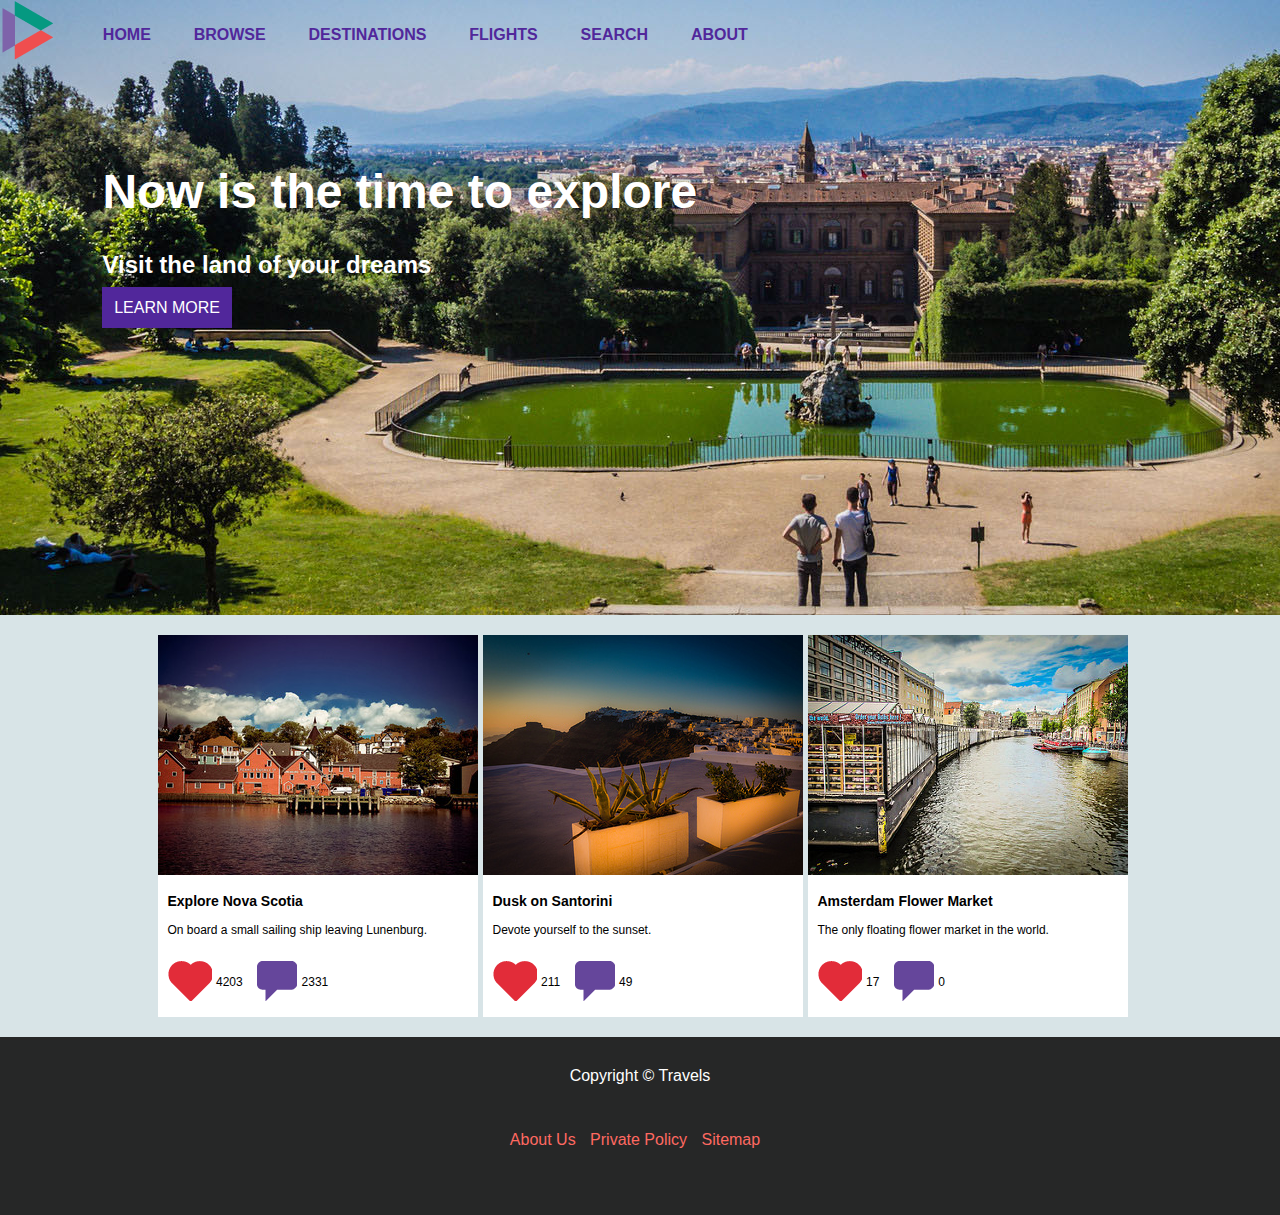
<file: index.html>
<!DOCTYPE html>
<html lang="en">

<head>
   <meta charset="utf-8">
   <title>Assignment 1</title>

   <link href="styles.css" rel="stylesheet">
</head>

<body>
   <!-- The top of the page with the picture -->
   <main>
      <!-- The "Home", "Browse"...  -->
      <header>

         <img src="images/logo.png" alt="logo" />

         <a href="index.html">Home</a>
         <a href="#">Browse</a>
         <a href="#">Destinations</a>
         <a href="#">Flights</a>
         <a href="#">Search</a>
         <a href="#">About</a>
      
      </header>

      <div id="details">

         <h1>Now is the time to explore</h1>
         <h2>Visit the land of your dreams</h2>
         <p><a href="#">LEARN MORE</a></p>

      </div>
   </main>

   <!-- The cards -->
   <div id="bottom">
      <div id="photos">
      <article class = block>

         <a href="nova_scotia.html">  <img src="images/1-small.jpg" alt="nova scotia houses" /></a> 
         <h3>Explore Nova Scotia</h3>
         <p>On board a small sailing ship leaving Lunenburg.</p>
         
         <p> 
            <p class="icon" id="heart"></p>
            <p class = "num">4203</p>
            <p class="icon" id="comment"></p>
            <p class = "num">2331</p>

         </p>
      </article>

      <article class="block">

         <a href="santorini.html">  <img src="images/2-small.jpg" alt="desert sunset" /></a>
         <h3>Dusk on Santorini</h3>
         <p>Devote yourself to the sunset.</p>

         <p> 
            <p class="icon" id="heart"></p>
            <p class = "num">211</p>
            <p class="icon" id="comment"></p>
            <p class = "num">49</p>
         </p>

      </article>

      <article class="block">

         <a href="amsterdam.html">  <img src="images/3-small.jpg" alt="river with canoes" /></a>
         <h3>Amsterdam Flower Market</h3>
         <p>The only floating flower market in the world.</p>

         <p> 
            <p class="icon" id="heart"></p>
            <p class = "num">17</p>
            <p class="icon" id="comment"></p>
            <p class = "num">0</p>

         </p>  
      </article>
   </div>
</div>

   <footer>
      <p>Copyright &copy; Travels</p>
      <P>
         <a href="#">About Us</a>
         <a href="#">Private Policy</a>
         <a href="#">Sitemap</a>
         
      </P>
   </footer>
</body>
</html>
</file>
<file: styles.css>
/* TODO: Veriables, proper citation for positioning */
/* FONT */




#sub_page{
    background-color:rgb(191, 222, 241);
    margin:0;
    padding:0;
    font-family: sans-serif;
}
#main{

    padding-left:10%;
}

#main p{
    padding-right:10%;
}


/* -------------------------MAIN PAGE------------------------- */
/* sets default padding*/
body{

    margin:0;
    padding:0;
    font-family: sans-serif;
}

/* The background image with texts */
main{
    background-image: url("images/florence.jpg");
    
    /* From https://www.w3schools.com/cssref/css3_pr_background-size.asp - Causes background to resize when window resized*/
    background-size:cover;
    height: 615px;

}

/* The nav bar and logo */
header{

/* From https://www.w3schools.com/css/css_positioning.asp - Position relative allows an element to be moved away from its normal flow */
    position:relative;
    bottom:20px;
    /* Between bar and text */
    margin-bottom:100px;
}


/* The individual nav elements */
header a{
    color:#51279B;
    text-transform: uppercase;
    font-weight:600;

    text-decoration: none;
    margin-left: 3%;
}

/* Hover */
header a:hover{
    color:#8662C7;

}
/* The logo */
header img{
/* Bring logo down to sit inline */
    position:relative;
    top:20px;
    padding-top:0%;
}

#details{

    color:white;
    padding-left: 8%;
}

h1{
    font-size: 48px; 
}
h2{
    font-size: 24px;
}
#details p a{
    text-decoration: none;
    background-color: #51279B;
    color:white;
    padding:1%;
}

#details p a:hover{
    color:#8662C7;
}

#bottom{
    
    /* Background color around images */
    background-color:#f7b14f;
    background-color:rgb(216, 228, 231);
	
}
/* Div that directly contains the photos */
#photos{

    /* Padding bottom and top give the nice border outline */
    padding-bottom:20px;
    padding-top:20px;

  

    /* From: https://stackoverflow.com/questions/4980525/css-center-display-inline-block User: Eda - Code allows the child divs to stay centered and resize */
    display: flex;
    justify-content: center;
    align-items: center;
}


/* The photos */

#bottom #photos .block{

    display:inline-block;
    margin-left: 5px; 
    background-color: white; 
}

/* The text in the cards */
h3{
    font-size:14px;
    padding-left:10px;
}
article p{
    font-size: 12px;
    padding-left:10px;
}

footer{
    background-color: rgb(38, 39, 39);
    padding-bottom: 50px;
}

/* Copyright text */
footer p{

    padding-top:30px;
    margin-top: 0;
   
    color:white;
    text-align: center;
}

/* Bottom links */
p a{
    color:#ff6961;
    text-decoration: none;
    margin-right:10px;
}

 
p a:hover{
    color:orangered;
}


/* Comment and heart implemented as background images */
#comment{

    background-image: url("images/comment.png");
    /* Dimensions */
    padding-left:40px;
    padding-bottom:40px;
}
#heart{ 

    background-image: url("images/heart.png");
    /* Dimensions */
    padding-left:44px;
    padding-bottom:40px;
 }

/* Shared info for both images*/
article .icon{

  display:inline-block;
   
  
  margin-bottom: 0;
  margin-left:10px;
}

/* The numbers */
.num{
    display:inline-block;
    margin:0;
    padding: 0;
    /* Move them a bit up */
    position:relative;
    bottom:15px;
}
</file>
